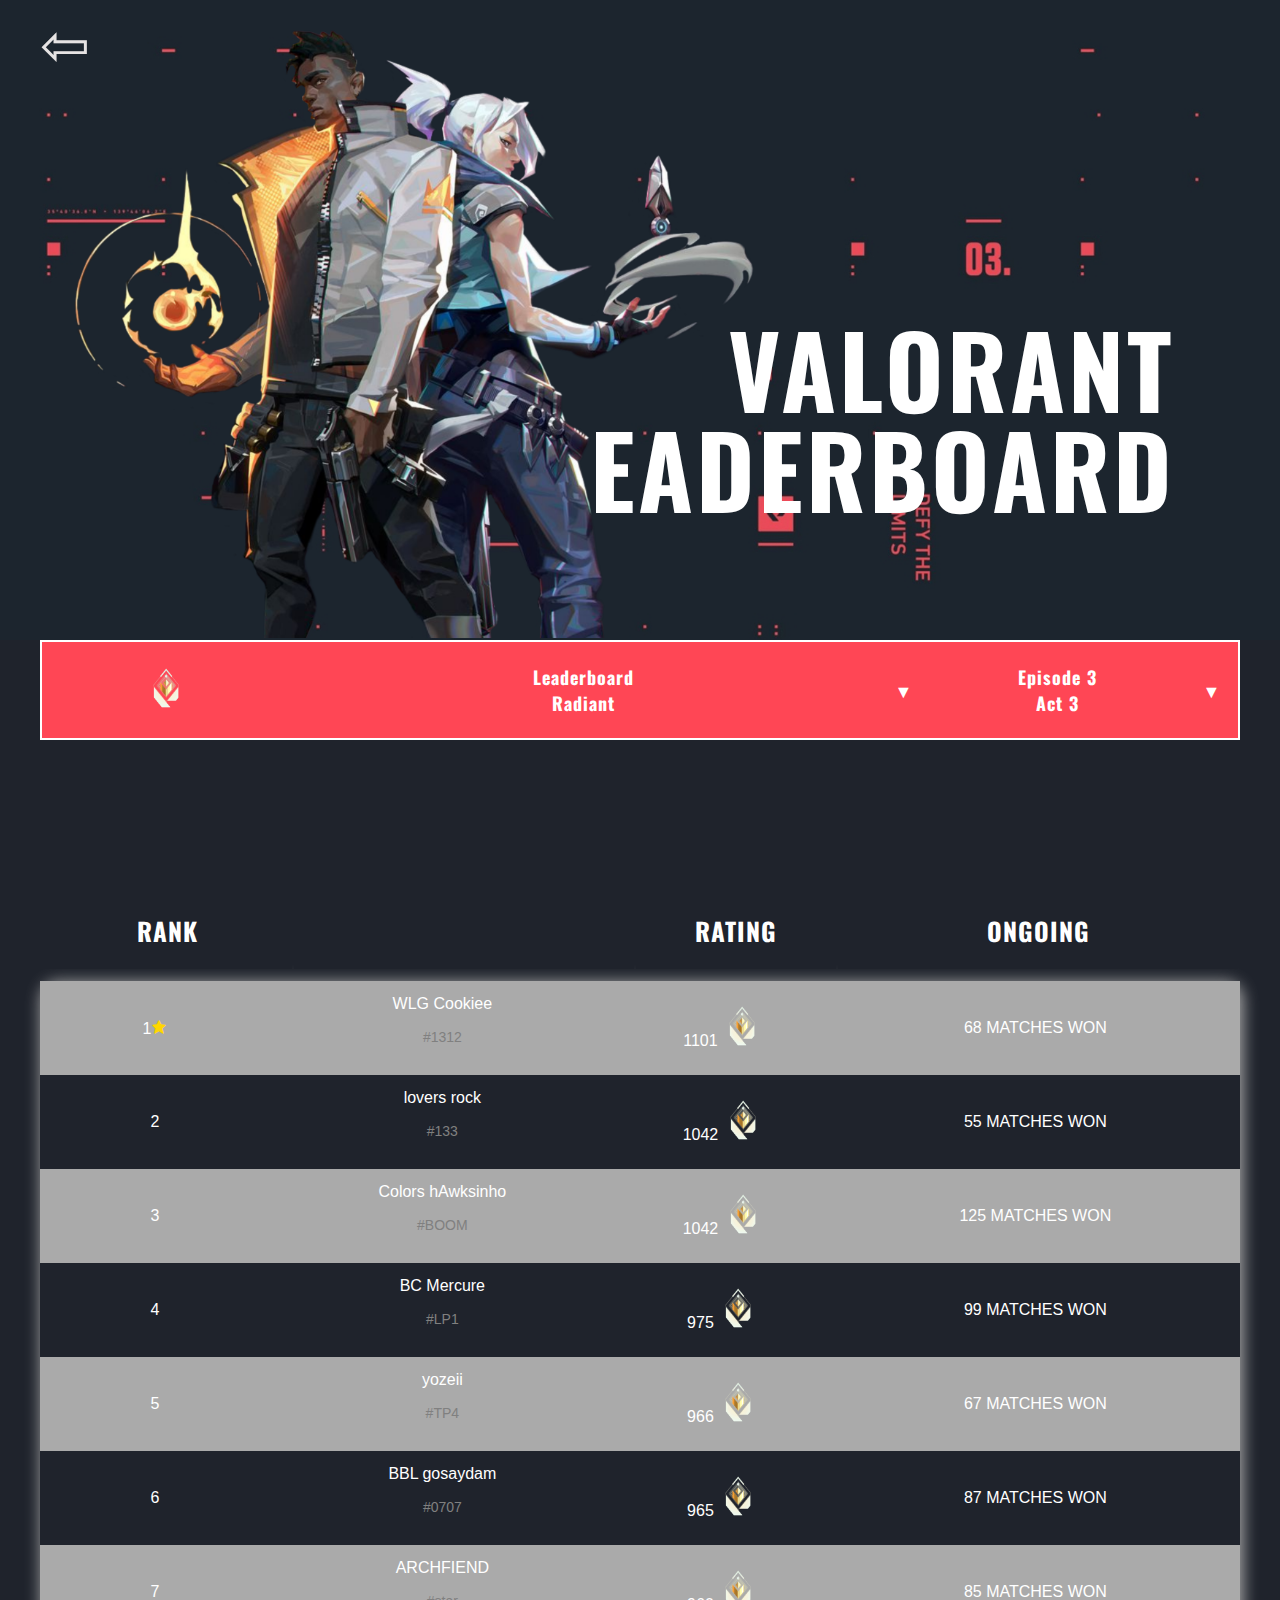
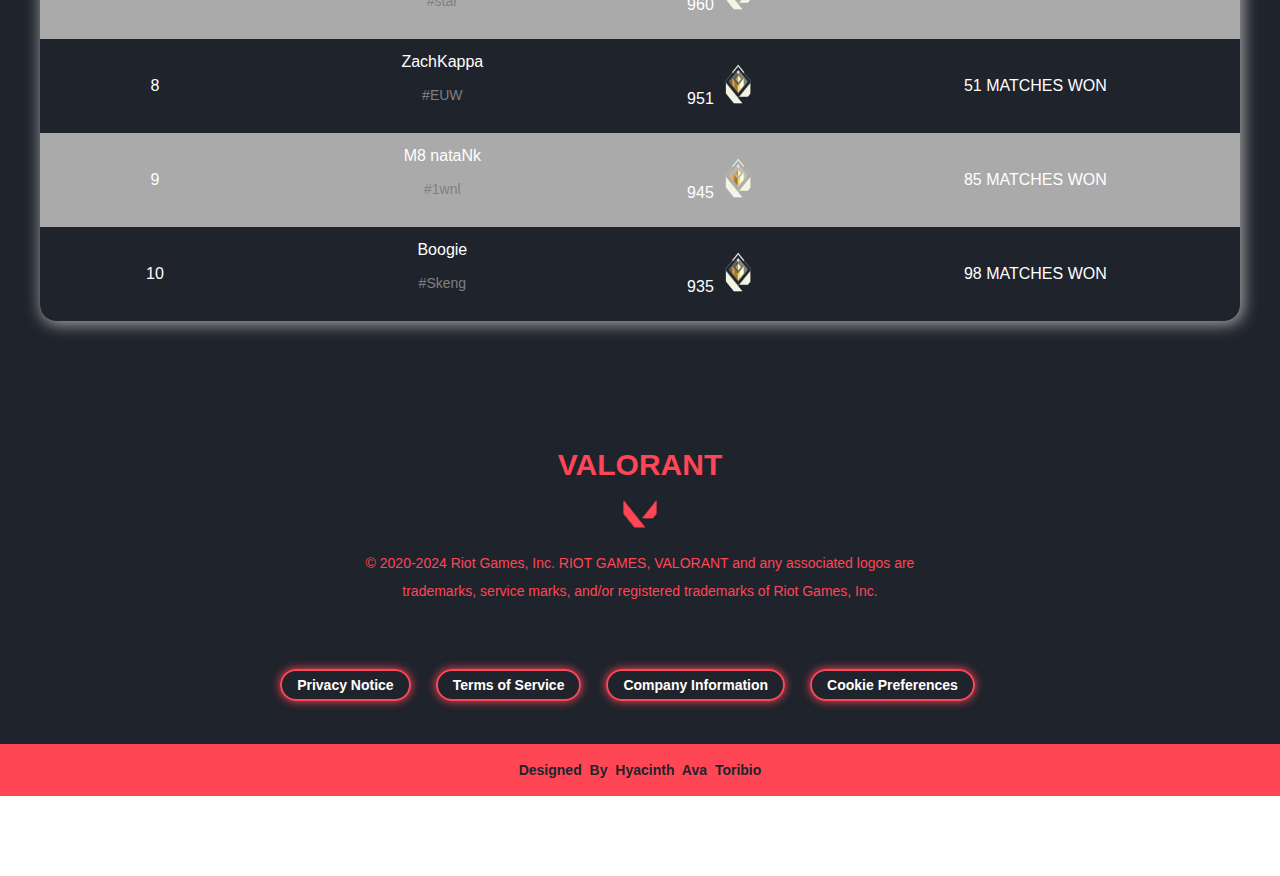
<file: leaderboard.html>
<!DOCTYPE html>
<html lang="en">
<head>
    <meta charset="UTF-8">
    <meta name="viewport" content="width=device-width, initial-scale=1.0">
    <title>Document</title>
    <link rel="stylesheet" href="https://cdn.jsdelivr.net/npm/boxicons@latest/css/boxicons.min.css">
    <link href="https://fonts.cdnfonts.com/css/noto-sans-devanagari" rel="stylesheet">
    <link rel="preconnect" href="https://fonts.googleapis.com">
    <link rel="preconnect" href="https://fonts.gstatic.com" crossorigin>
    <link href="https://fonts.googleapis.com/css2?family=Oswald:wght@200..700&display=swap" rel="stylesheet">
    <link rel="stylesheet" href="leaderboard.css">
</head>
<body>

<!-- Header -->
<header>
    <nav>
        <ul>
            <li><a href="index.html" style='font-size:60px'>&#8678;</a></li>
        </ul>
    </nav>
    <h1>VALORANT <br> LEADERBOARD</h1>
    <img src="pics/character.png" class="character">
</header>

<!-- Leaderboard columns -->
<div class="leaderboard_container">
        <table class="table_header">
            <tbody>
                <tr>
                    <th style="width: 95px;"><img src="pics/radiant_logo.png" class="radiant_logo"></th>
                    <th style="width: 230px;">Leaderboard <br> Radiant</th>
                    <th style="width: 10px;">&#9660;</th>
                    <th style="width: 100px;">Episode 3 <br> Act 3</th>
                    <th style="width: 10px;">&#9660;</th>
                </tr>
            </tbody>
        </table>
            
        <table class="table">
            <tbody>
                <tr style="background-color: #1f232c;">
                    <th style="width: 250px;">RANK</th>
                    <th></th>
                    <th style="width: 200px;">RATING</tH>
                    <tH style="width: 400px;">ONGOING</tH>
                </tr>
            </tbody>
        </table>

    <!-- Players rank list -->
    <div class="leaderboard">
        <table class="leaderboard_table">
            <tbody>
                <tr>
                    <td>1<i class="bx bxs-star" style="color: gold;"></i></td>
                    <td>WLG Cookiee<p style="color: gray;">#1312</p></td>
                    <td>1101 <img src="pics/radiant_logo.png" class="radiant_logo"></td>
                    <td>68 MATCHES WON</td>
                </tr>
                <tr>
                    <td>2</td>
                    <td>lovers rock<p style="color: gray;">#133</p></td>
                    <td>1042 <img src="pics/radiant_logo.png" class="radiant_logo"></td>
                    <td>55 MATCHES WON</td>
                </tr>
                <tr>
                    <td>3</td>
                    <td>Colors hAwksinho<p style="color: gray;">#BOOM</p></td>
                    <td>1042 <img src="pics/radiant_logo.png" class="radiant_logo"></td>
                    <td>125 MATCHES WON</td>
                </tr>
                <tr>
                    <td>4</td>
                    <td>BC Mercure<p style="color: gray;">#LP1</p></td>
                    <td>975 <img src="pics/radiant_logo.png" class="radiant_logo"></td>
                    <td>99 MATCHES WON</td>
                </tr>
                <tr>
                    <td>5</td>
                    <td>yozeii<p style="color: gray;">#TP4</p></td>
                    <td>966 <img src="pics/radiant_logo.png" class="radiant_logo"></td>
                    <td>67 MATCHES WON</td>
                </tr>
                <tr>
                    <td>6</td>
                    <td>BBL gosaydam<p style="color: gray;">#0707</p></td>
                    <td>965 <img src="pics/radiant_logo.png" class="radiant_logo"></td>
                    <td>87 MATCHES WON</td>
                </tr>
                <tr>
                    <td>7</td>
                    <td>ARCHFIEND<p style="color: gray;">#star</p></td>
                    <td>960 <img src="pics/radiant_logo.png" class="radiant_logo"></td>
                    <td>85 MATCHES WON</td>
                </tr>
                <tr>
                    <td>8</td>
                    <td>ZachKappa<p style="color: gray;">#EUW</p></td>
                    <td>951 <img src="pics/radiant_logo.png" class="radiant_logo"></td>
                    <td>51 MATCHES WON</td>
                </tr>
                <tr>
                    <td>9</td>
                    <td>M8 nataNk<p style="color: gray;">#1wnl</p></td>
                    <td>945 <img src="pics/radiant_logo.png" class="radiant_logo"></td>
                    <td>85 MATCHES WON</td>
                </tr>
                <tr>
                    <td>10</td>
                    <td>Boogie<p style="color: gray;">#Skeng</p></td>
                    <td>935 <img src="pics/radiant_logo.png" class="radiant_logo"></td>
                    <td>98 MATCHES WON</td>
                </tr>
            </tbody>
        </table>
    </div>

    <!-- Footer -->

<footer>
    <div class="footer_content">
        <h3>VALORANT</h3>
        <img src="pics/valorant_logo.webp">
        <p>&#169; 2020-2024 Riot Games, Inc. RIOT GAMES, VALORANT and any associated logos are 
            trademarks, service marks, and/or registered trademarks of Riot Games, Inc.</p>

        <!-- Icons -->
        <ul class="icon_container">
            <li><a href="" class="fa fa-twitter"></a></li>
            <li><a href="" class="fa fa-youtube"></a></li>
            <li><a href="" class="fa fa-instagram"></a></li>
            <li><a href="" class="fa fa-facebook"></a></li>
            <li><a href="" class="fa fa-twitch"></a></li>
        </ul>

        <!-- Footer Menu -->
        <div class="footer_menu_container">
            <ul class="footer_menu">
                <li><a href="">Privacy Notice</a></li>
                <li><a href="">Terms of Service</a></li>
                <li><a href="">Company Information</a></li>
                <li><a href="">Cookie Preferences</a></li>
            </ul>
        </div>
        <!-- Credit -->
        <div class="credit">
            <p>Designed by Hyacinth Ava Toribio</p>
        </div>
    </div>
</footer>
</div>

</body>
</html>
</file>
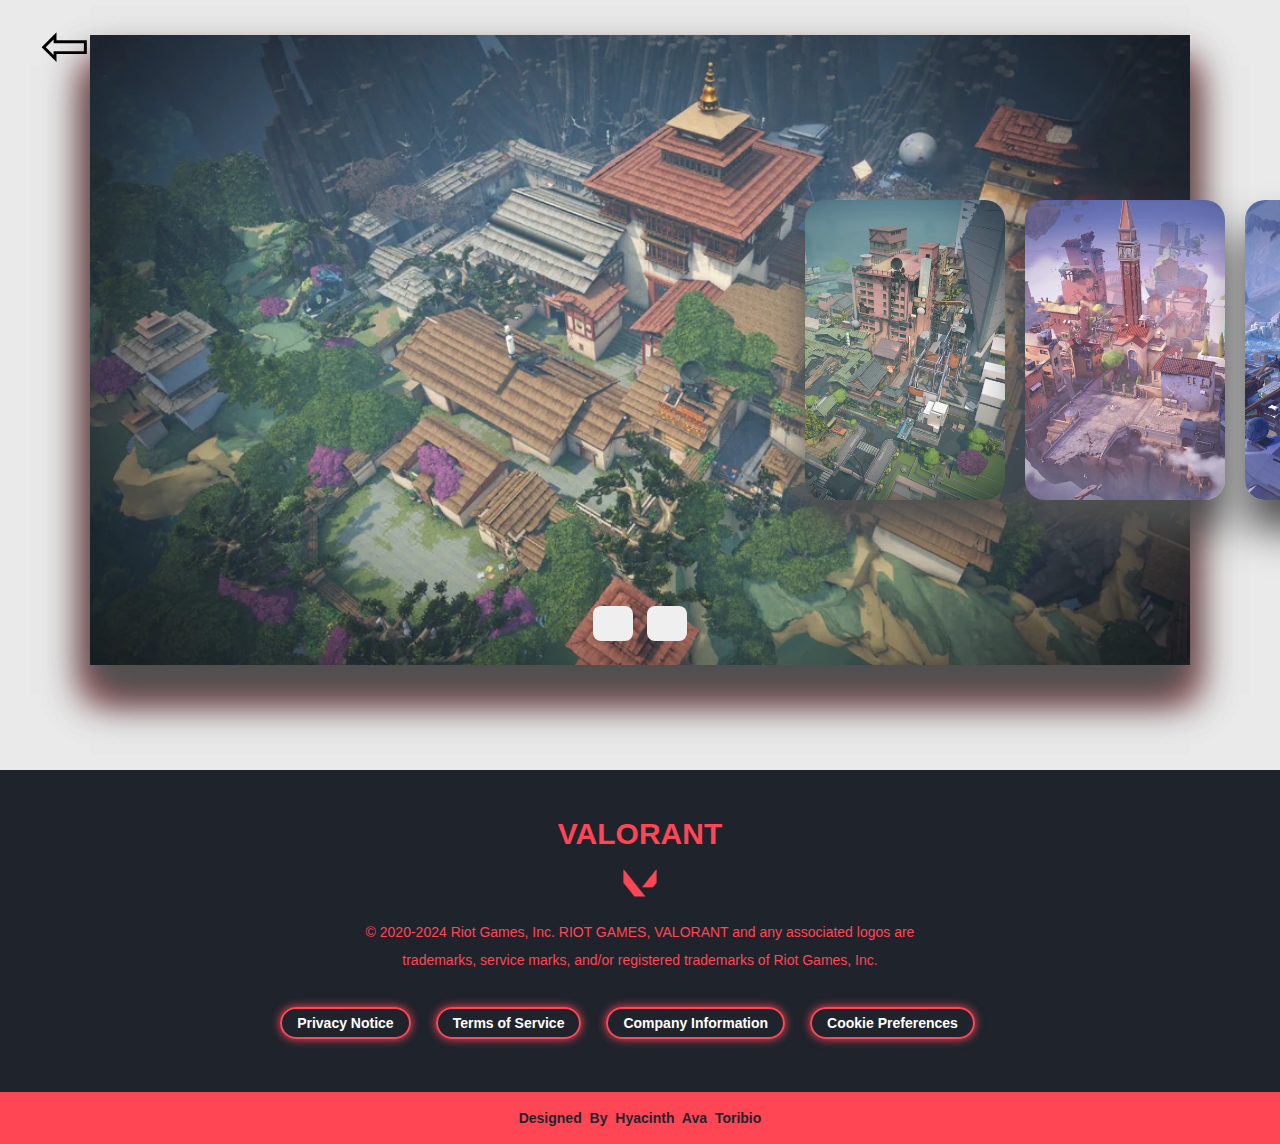
<file: maps.html>
<!DOCTYPE html>
<html lang="en">
<head>
    <meta charset="UTF-8">
    <meta name="viewport" content="width=device-width, initial-scale=1.0">
    <title>Document</title>
    <link href="https://fonts.cdnfonts.com/css/noto-sans-devanagari" rel="stylesheet">
    <link rel="preconnect" href="https://fonts.googleapis.com">
    <link rel="preconnect" href="https://fonts.gstatic.com" crossorigin>
    <link href="https://fonts.googleapis.com/css2?family=Oswald:wght@200..700&display=swap" rel="stylesheet">
    <link rel="stylesheet" href="maps.css">
</head>
<body>

<!-- Font -->
<link rel="stylesheet" href="https://cdnjs.cloudflare.com/ajax/libs/font-awesome/6.4.0/css/all.min.css" integrity="sha512-iecdLmaskl7CVkqkXNQ/ZH/XLlvWZOJyj7Yy7tcenmpD1ypASozpmT/E0iPtmFIB46ZmdtAc9eNBvH0H/ZpiBw==" crossorigin="anonymous" referrerpolicy="no-referrer" />

<header>
    <nav>
        <ul>
            <li><a href="index.html" style='font-size:60px; color: black;'>&#8678;</a></li>
        </ul>
    </nav>
</header>

<div class="container">
    <div class="slide">

        <!-- Map Items-->
        <div class="item" style="background-image: url(pics/map_Bind.webp);">
            <div class="content">
                <div class="name">Bind</div>
                <div class="des">Two sites. No middle. Gotta pick left or right. What's it going to be then? Both offer direct paths for attackers and a pair of one-way teleporters make it easier to flank.</div>
                <button>VIEW GALLERY</button>
            </div>
        </div>
        <div class="item" style="background-image: url(pics/map_Haven.webp);">
            <div class="content">
                <div class="name">Haven</div>
                <div class="des">Beneath a forgotten monastery, a clamour emerges from rival Agents clashing to control three sites. There's more territory to control, but defenders can use the extra real estate for aggressive pushes.</div>
                <button>VIEW GALLERY</button>
            </div>
        </div>
        <div class="item" style="background-image: url(pics/map_Split.webp);">
            <div class="content">
                <div class="name">Split</div>
                <div class="des">If you want to go far, you'll have to go up. A pair of sites split by an elevated center allows for rapid movement using two rope ascenders. Each site is built with a looming tower vital for control. Remember to watch above before it all blows sky-high</div>
                <button>VIEW GALLERY</button>
            </div>
        </div>
        <div class="item" style="background-image: url(pics/map_Ascent.webp);">
            <div class="content">
                <div class="name">Ascent</div>
                <div class="des">An open playground for small wars of position and attrition divide two sites on Ascent. Each site can be fortified by irreversible bomb doors; once they’re down, you’ll have to destroy them or find another way. Yield as little territory as possible.</div>
                <button>VIEW GALLERY</button>
            </div>
        </div>
        <div class="item" style="background-image: url(pics/map_Icebox.webp);">
            <div class="content">
                <div class="name">Icebox</div>
                <div class="des">Your next battleground is a secret Kingdom excavation site overtaken by the arctic. The two plant sites protected by snow and metal require some horizontal finesse. Take advantage of the ziplines and they’ll never see you coming.</div>
                <button>VIEW GALLERY</button>
            </div>
        </div>
        <div class="item" style="background-image: url(pics/map_Breeze.webp);">
            <div class="content">
                <div class="name">Breeze</div>
                <div class="des">Take in the sights of historic ruins or seaside caves on this tropical paradise. But bring some cover. You'll need them for the wide open spaces and long range engagements. Watch your flanks and this will be a Breeze.</div>
                <button>VIEW GALLERY</button>
            </div>
        </div>
        <div class="item" style="background-image: url(pics/map_Fracture.webp);">
            <div class="content">
                <div class="name">Fracture</div>
                <div class="des">A top secret research facility split apart by a failed radianite experiment. With defender options as divided as the map, the choice is yours: meet the attackers on their own turf or batten down the hatches to weather the assault.</div>
                <button>VIEW GALLERY</button>
            </div>
        </div>
        <div class="item" style="background-image: url(pics/map_Pearl.webp);">
            <div class="content">
                <div class="name">Pearl</div>
                <div class="des">Attackers push down into the Defenders on this two-site map set in a vibrant, underwater city. Pearl is a geo-driven map with no mechanics. Take the fight through a compact mid or the longer range wings in our first map set in Omega Earth.</div>
                <button>VIEW GALLERY</button>
            </div>
        </div>
        <div class="item" style="background-image: url(pics/map_Lotus.webp);">
            <div class="content">
                <div class="name">Lotus</div>
                <div class="des">A mysterious structure housing an astral conduit radiates with ancient power. Great stone doors provide a variety of movement opportunities and unlock the paths to three mysterious sites.</div>
                <button>VIEW GALLERY</button>
            </div>
        </div>
        <div class="item" style="background-image: url(pics/map_Sunset.webp);">
            <div class="content">
                <div class="name">Sunset</div>
                <div class="des">A disaster at a local kingdom facility threatens to engulf the whole neighborhood. Stop at your favorite food truck then fight across the city in this traditional three lane map.</div>
                <button>VIEW GALLERY</button>
            </div>
        </div>
    </div>

    <!-- Button -->
    <div class="button">
        <button class="prev"><i class="fa-solid fa-arrow-left"></i></button>
        <button class="next"><i class="fa-solid fa-arrow-right"></i></button>
    </div>
</div>

<!-- Footer -->

<footer>
    <div class="footer_content">
        <h3>VALORANT</h3>
        <img src="pics/valorant_logo.webp">
        <p>&#169; 2020-2024 Riot Games, Inc. RIOT GAMES, VALORANT and any associated logos are 
            trademarks, service marks, and/or registered trademarks of Riot Games, Inc.</p>

        <!-- Footer Menu -->
        <div class="footer_menu_container">
            <ul class="footer_menu">
                <li><a href="">Privacy Notice</a></li>
                <li><a href="">Terms of Service</a></li>
                <li><a href="">Company Information</a></li>
                <li><a href="">Cookie Preferences</a></li>
            </ul>
        </div>
        <!-- Credit -->
        <div class="credit">
            <p>Designed by Hyacinth Ava Toribio</p>
        </div>
    </div>
</footer>

<script src="maps.js"></script>

</body>
</html>
</file>
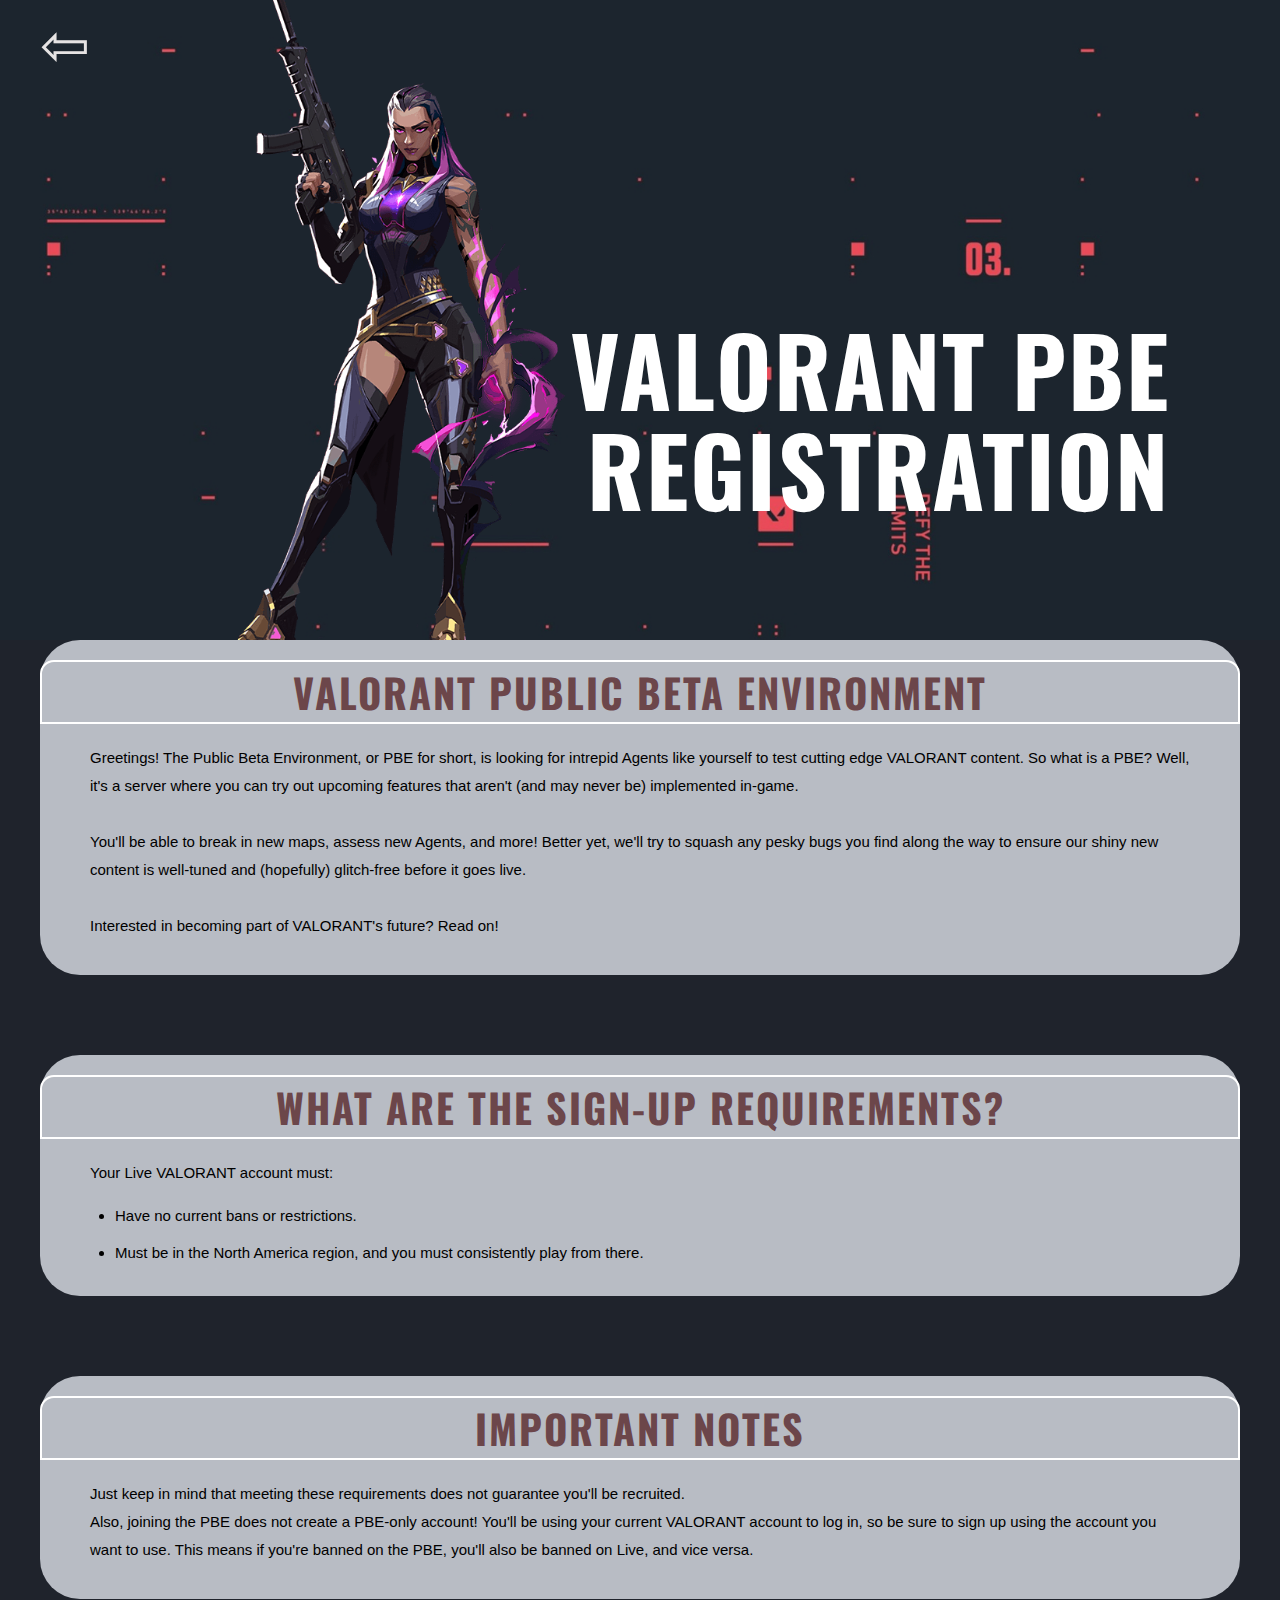
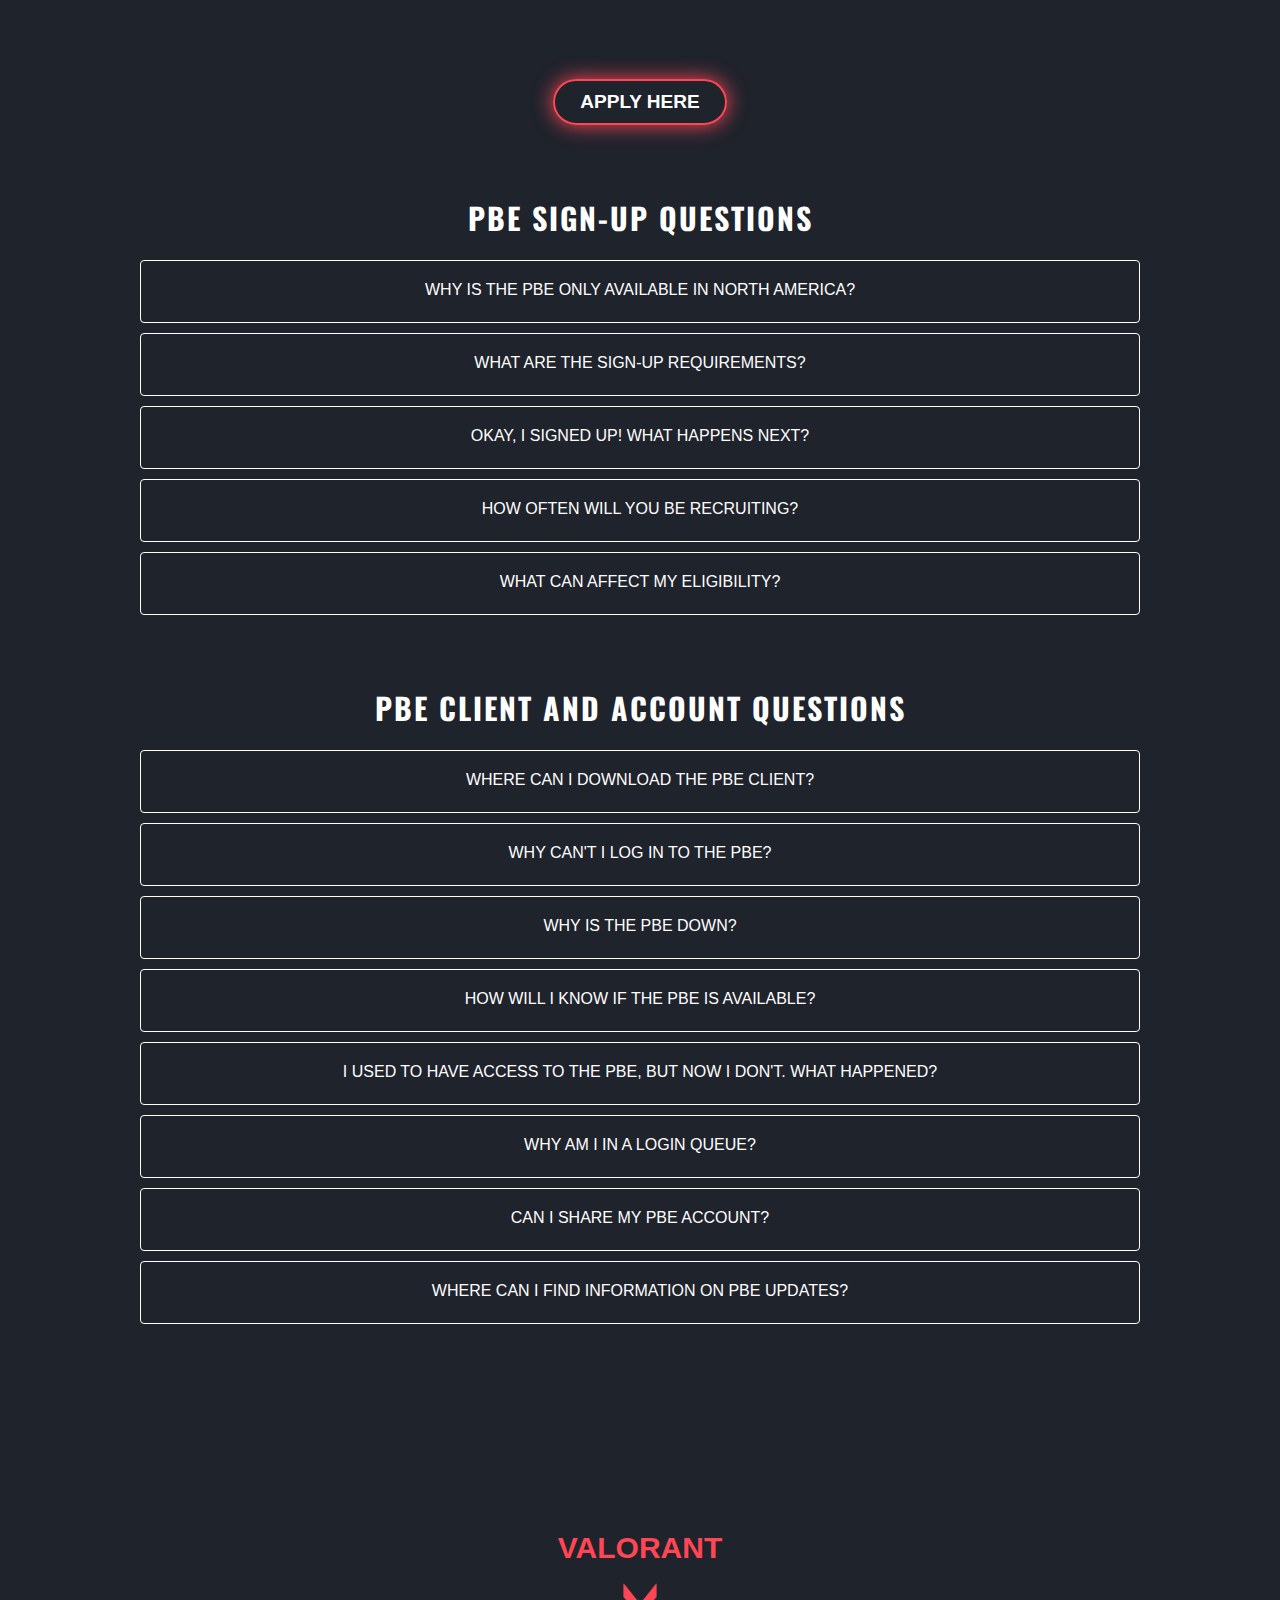
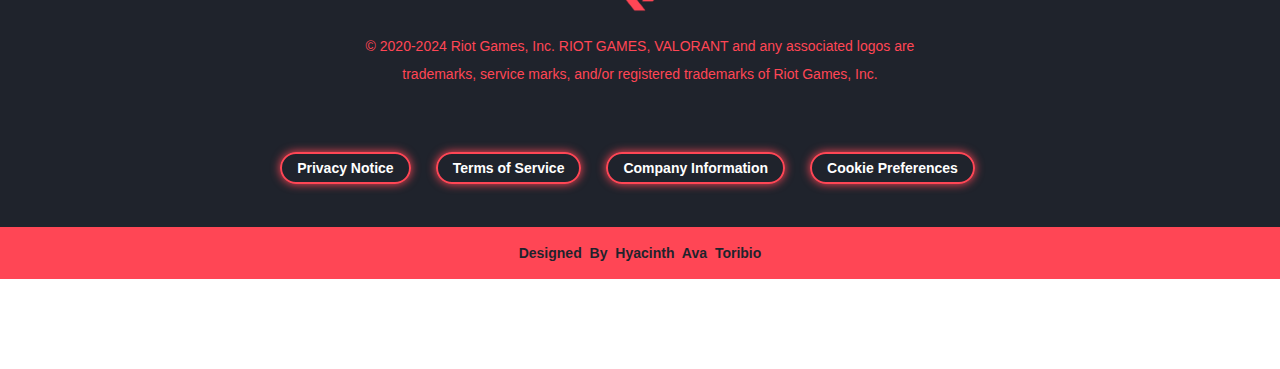
<file: more.html>
<!DOCTYPE html>
<html lang="en">
<head>
    <meta charset="UTF-8">
    <meta name="viewport" content="width=device-width, initial-scale=1.0">
    <title>Document</title>
    <link href="https://fonts.cdnfonts.com/css/noto-sans-devanagari" rel="stylesheet">
    <link rel="preconnect" href="https://fonts.googleapis.com">
    <link rel="preconnect" href="https://fonts.gstatic.com" crossorigin>
    <link href="https://fonts.googleapis.com/css2?family=Oswald:wght@200..700&display=swap" rel="stylesheet">
    <link rel="stylesheet" href="more.css">
</head>
<body>

<!-- Header -->
<header>
    <nav>
        <ul>
            <li><a href="index.html" style='font-size:60px'>&#8678;</a></li>
        </ul>
    </nav>
    <h1>VALORANT PBE <br> REGISTRATION</h1>
    <img src="pics/characters.png" class="character">
</header>

<!-- Pre Registration -->
<div class="container">
    <div class="text-container">
        <h2>VALORANT PUBLIC BETA ENVIRONMENT</h2>
        <p>Greetings! The Public Beta Environment, or PBE for short, is looking for intrepid Agents like 
            yourself to test cutting edge VALORANT content. So what is a PBE? Well, it's a server where 
            you can try out upcoming features that aren't (and may never be) implemented in-game.<br><br>
            You'll be able to break in new maps, assess new Agents, and more! Better yet, we'll try to 
            squash any pesky bugs you find along the way to ensure our shiny new content is well-tuned 
            and (hopefully) glitch-free before it goes live.<br><br> 
            Interested in becoming part of VALORANT's future? Read on!</p>
    </div>
    <div class="text-container">
        <h2>WHAT ARE THE SIGN-UP REQUIREMENTS?</h2>
        <p>Your Live VALORANT account must:</p>
        <ul>
            <li>Have no current bans or restrictions.</li>
            <li>Must be in the North America region, and you must consistently play from there. </li>
        </ul>
    </div>
    <div class="text-container">
        <h2>IMPORTANT NOTES</h2>
        <p>Just keep in mind that meeting these requirements does not guarantee you'll be recruited.<br>
            Also, joining the PBE does not create a PBE-only account! You'll be using your current VALORANT 
            account to log in, so be sure to sign up using the account you want to use. This means if you're 
            banned on the PBE, you'll also be banned on Live, and vice versa.</p>
    </div>
    <div class="btn">
        <a href="#">APPLY HERE</a>
    </div>

    <!-- Questions -->
    <div class="question-container">
        <div class="question-title">PBE SIGN-UP QUESTIONS</div>
        <div class="question-content">
            <details>
                <summary>
                    <span>WHY IS THE PBE ONLY AVAILABLE IN NORTH AMERICA?</span><br><br>
                </summary>
                <div class="answer">
                We want to be sure that any new features-even the ones we're testing-make the right 
                first impression. To that end, we decided to start our experiment in North America, 
                where most of our developers live. This lets us quickly react to feedback and efficiently 
                implement updates on a regular basis. With the location locked in, we considered what would 
                be best for players. As much as we wanted to open the doors to Agents from other regions, 
                the resulting latency would ruin their experience and make it difficult to gather good data about new content.<br><br>
                While there are other reasons (cost limitations, network logistics, etc.), we ultimately chose 
                the path that would provide the best experience to a limited group of players, so we could use 
                what we learned to benefit Agents around the world.
                </div>
            </details>
            <details>
                <summary>
                    <span>WHAT ARE THE SIGN-UP REQUIREMENTS?</span><br><br>
                </summary>
                <div class="answer">
                    • Have no current bans or restrictions.<br>
                    • Must be in the North America region, and you must consistently play from there.<br><br>
                    Just keep in mind that meeting these requirements does not guarantee you'll be recruited.<br><br>
                    Also, joining the PBE does not create a PBE-only account! You'll be using your current 
                    VALORANT account to log in, so be sure to sign up using the account you want to use. 
                    This means if you're banned on the PBE, you'll also be banned on Live, and vice versa.
                </div>
            </details>
            <details>
                <summary>
                    <span>OKAY, I SIGNED UP! WHAT HAPPENS NEXT?</span><br><br>
                </summary>
                <div class="answer">
                    You'll receive an email confirming that your application has been received. If your account 
                    meets the eligibility requirements, you'll be considered for recruitment. Remember-meeting 
                    the requirements doesn't guarantee you'll be recruited.<br><br>
                    Recruited Agents receive a second email confirming an invitation for recruitment, which will 
                    include further instructions on how to access the PBE.<br><br>
                    Didn't see an email? You can always check your status by attempting to log in to the PBE during its available hours.
                </div>
            </details>
            <details>
                <summary>
                    <span>HOW OFTEN WILL YOU BE RECRUITING?</span><br><br>
                </summary>
                <div class="answer">
                    We'll be recruiting for the PBE with each patch until we have a steady population, 
                    at which point recruitment may slow down.
                </div>
            </details>
            <details>
                <summary>
                    <span>WHAT CAN AFFECT MY ELIGIBILITY?</span><br><br>
                </summary>
                <div class="answer">
                    We'll occasionally be searching out Agents who fit specific criteria-like hardware, 
                    play frequency, or rank. In that case, selection won't be completely random. Other than that, 
                    as long as you meet the requirements stated above and sign up, you'll be in consideration!
                </div>
            </details>
        </div>
    </div>

    <div class="question-container">
        <div class="question-title">PBE CLIENT AND ACCOUNT QUESTIONS</div>
        <div class="question-content">
            <details>
                <summary>
                    <span>WHERE CAN I DOWNLOAD THE PBE CLIENT?</span><br><br>
                </summary>
                <div class="answer">
                    You can <u>download the PBE client here.</u> But just because you have it downloaded and installed, 
                    doesn't mean you'll be able to access the PBE-you'll still need an active account with a PBE invite to log in.
                </div>
            </details>
            <details>
                <summary>
                    <span>WHY CAN'T I LOG IN TO THE PBE?</span><br><br>
                </summary>
                <div class="answer">
                    If Platform is unavailable comes up when logging in to the PBE, that means the environment is offline or down for maintenance.<br><br>
                    If you see You are unable to patch due to lack of permissions, then you don't have the credentials to access the PBE.<br><br>
                    Forget your password? If I were human, I'd say "Happens to the best of us!". But my mind is a computational system realized 
                    by complex algorithms that prevents me from forgetting anything. So I'll just give you some advice-you can always use the 
                    forgotten password link to reset your password! Having a different problem? <u>Submit a ticket</u>, and we'll help you out!
                </div>
            </details>
            <details>
                <summary>
                    <span>WHY IS THE PBE DOWN?</span><br><br>
                </summary>
                <div class="answer">
                    You might be trying to access the server on a day it's unavailable. The PBE is only available one weekend per patch, 
                    which means every other weekend. You'll only be able to log in on days it's available.
                </div>
            </details>
            <details>
                <summary>
                    <span>HOW WILL I KNOW IF THE PBE IS AVAILABLE?</span><br><br>
                </summary>
                <div class="answer">
                    The PBE is only available one weekend per patch, which means every other weekend. But PBE availability isn't guaranteed with every patch!<br><br>
                    Want to keep your finger on the PBE's pulse? Check out the <u>subreddit</u> for a schedule. The best laid plans of simulated environments and 
                    Agents often go sideways, so there may be unexpected changes to availability along the way.<br><br>
                    If you see Platform is unavailable when you try to log in, the PBE is currently unavailable.
                </div>
            </details>
            <details>
                <summary>
                    <span>I USED TO HAVE ACCESS TO THE PBE, BUT NOW I DON'T. WHAT HAPPENED?</span><br><br>
                </summary>
                <div class="answer">
                    Seeing You are unable to patch due to lack of permissions when logging in? A couple of things could be going on. Your access may have been 
                    revoked for bad behavior. Or... that you simply haven't logged in to the PBE in a very long time and you'll need to reapply.
                </div>
            </details>
            <details>
                <summary>
                    <span>WHY AM I IN A LOGIN QUEUE?</span><br><br>
                </summary>
                <div class="answer">
                    Agents are often excited to see what's new in the PBE, so when new content is released, we may have more recruits than we know what to do with. 
                    To handle this influx of interest, you may be placed in a queue before you can enter the PBE.
                </div>
            </details>
            <details>
                <summary>
                    <span>CAN I SHARE MY PBE ACCOUNT?</span><br><br>
                </summary>
                <div class="answer">
                    That's a negatory, good buddy. Each Agent must maintain their own account. Remember- your PBE account is the same as your Live account. 
                    Sharing it could get you permanently suspended (and nobody wants that!).
                </div>
            </details>
            <details>
                <summary>
                    <span>WHERE CAN I FIND INFORMATION ON PBE UPDATES?</span><br><br>
                </summary>
                <div class="answer">
                    A limited summary of changes and new features will be posted on the <u>VALORANT PBE Subreddit.</u>
                </div>
            </details>
        </div>
        </div>
    </div>

    <!-- Footer -->

    <footer>
    <div class="footer_content">
        <h3>VALORANT</h3>
        <img src="pics/valorant_logo.webp">
        <p>&#169; 2020-2024 Riot Games, Inc. RIOT GAMES, VALORANT and any associated logos are 
            trademarks, service marks, and/or registered trademarks of Riot Games, Inc.</p>

        <!-- Icons -->
        <ul class="icon_container">
            <li><a href="" class="fa fa-twitter"></a></li>
            <li><a href="" class="fa fa-youtube"></a></li>
            <li><a href="" class="fa fa-instagram"></a></li>
            <li><a href="" class="fa fa-facebook"></a></li>
            <li><a href="" class="fa fa-twitch"></a></li>
        </ul>

        <!-- Footer Menu -->
        <div class="footer_menu_container">
            <ul class="footer_menu">
                <li><a href="">Privacy Notice</a></li>
                <li><a href="">Terms of Service</a></li>
                <li><a href="">Company Information</a></li>
                <li><a href="">Cookie Preferences</a></li>
            </ul>
        </div>
        <!-- Credit -->
        <div class="credit">
            <p>Designed by Hyacinth Ava Toribio</p>
        </div>
    </div>
    </footer>
</div>

</body>
</html>
</file>
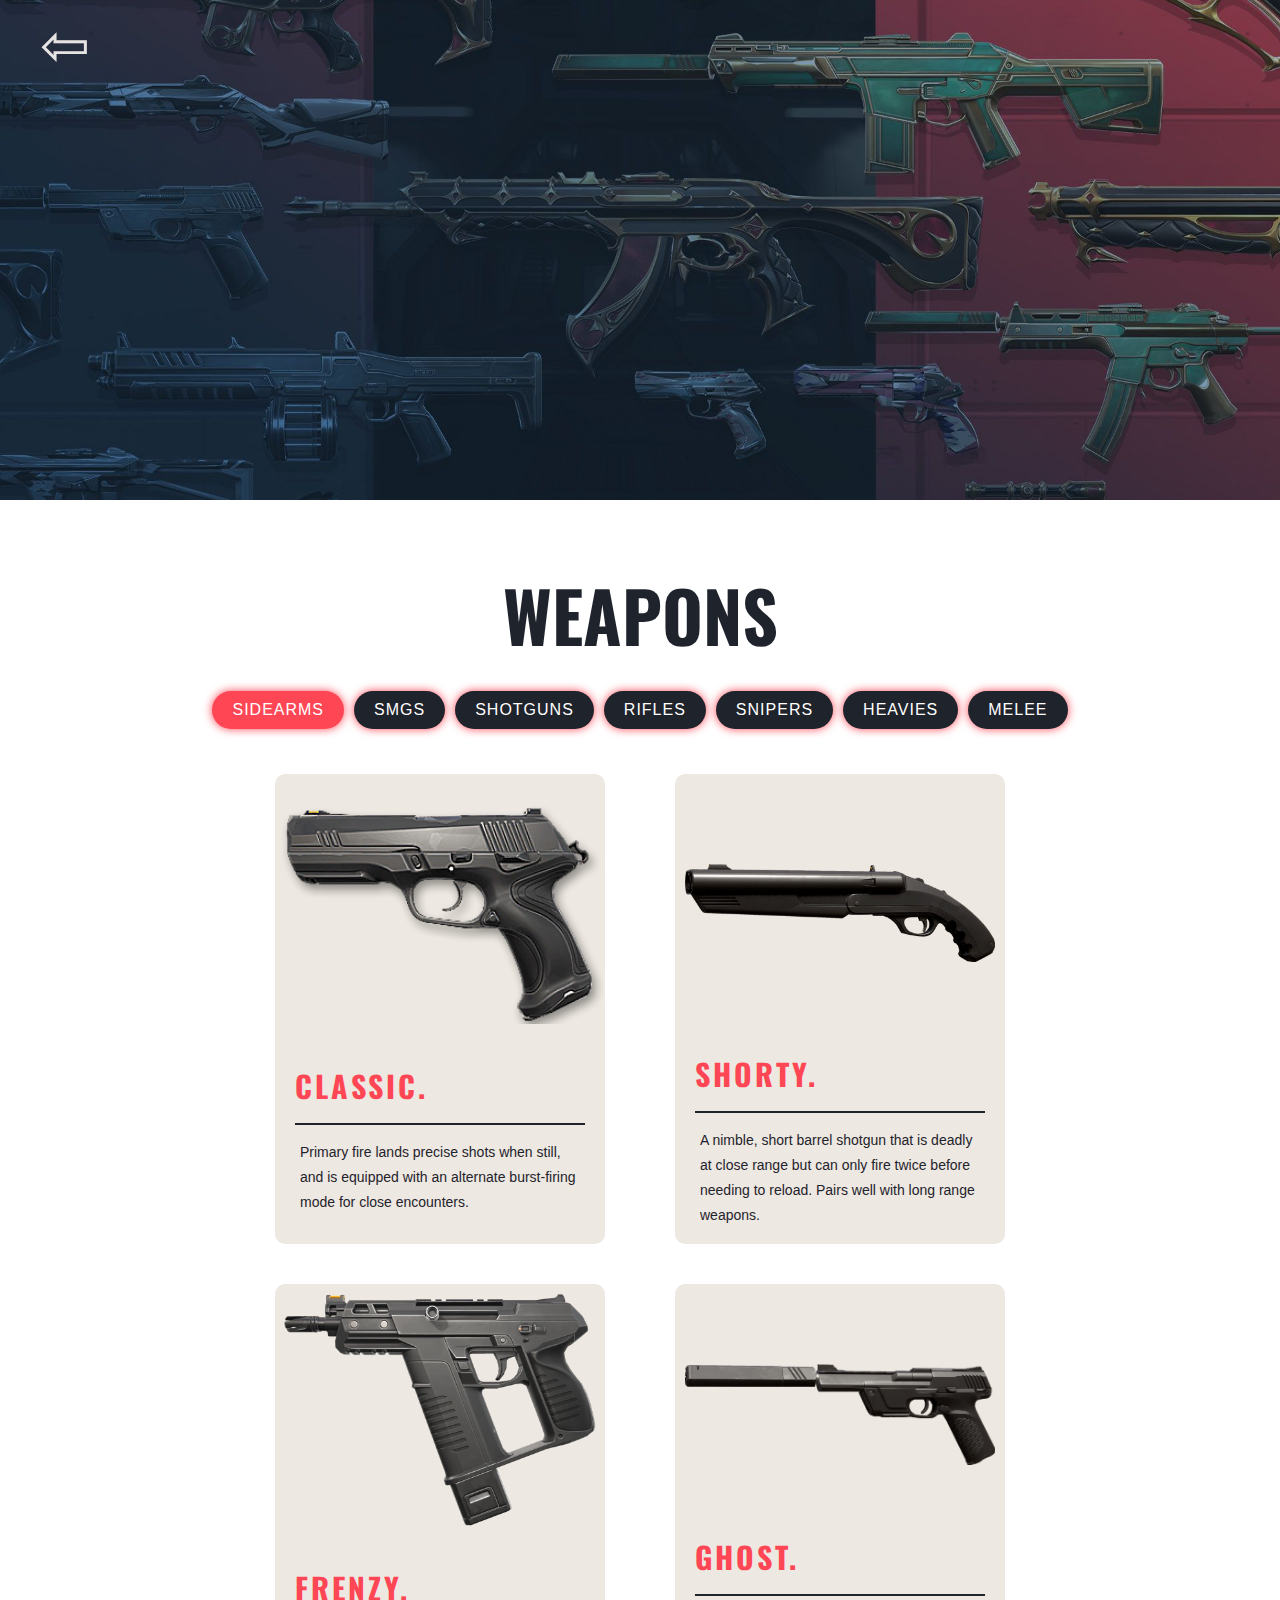
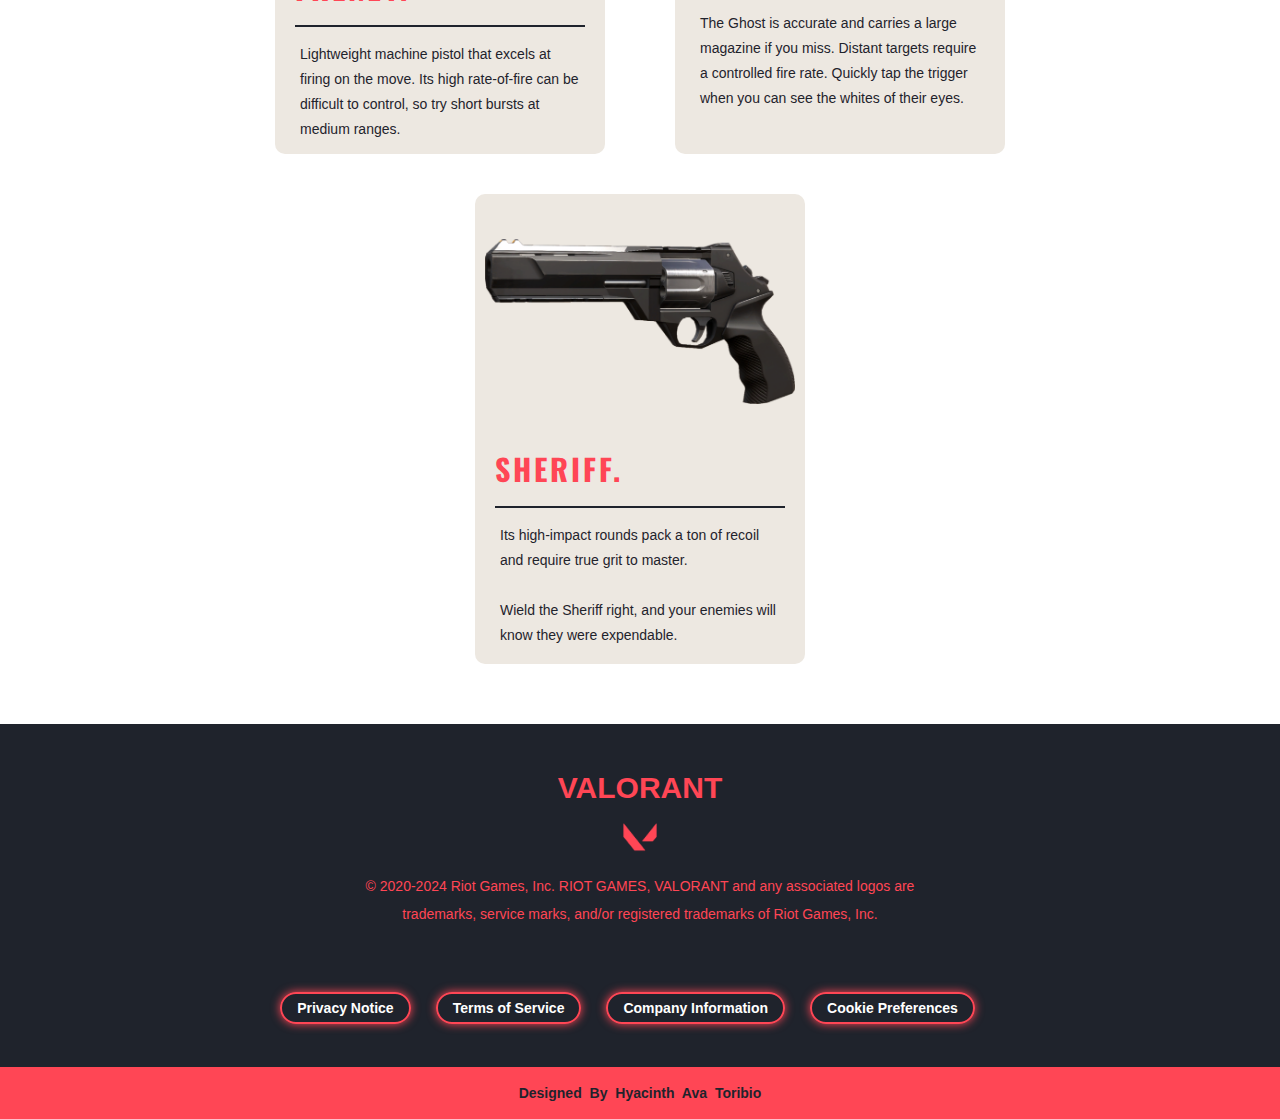
<file: weapons.html>
<!DOCTYPE html>
<html lang="en">
<head>
    <meta charset="UTF-8">
    <meta name="viewport" content="width=device-width, initial-scale=1.0">
    <title>Document</title>
    <link href="https://fonts.cdnfonts.com/css/noto-sans-devanagari" rel="stylesheet">
    <link rel="preconnect" href="https://fonts.googleapis.com">
    <link rel="preconnect" href="https://fonts.gstatic.com" crossorigin>
    <link href="https://fonts.googleapis.com/css2?family=Oswald:wght@200..700&display=swap" rel="stylesheet">
    <link rel="stylesheet" href="weapons.css">
</head>
<body>
    
<!-- Navigation Bar -->

<header class="weapon-background">
    <img src="pics/weapon-background.jpeg">
    <nav>
        <ul>
            <li><a href="index.html" style='font-size:60px'>&#8678;</a></li>
        </ul>
    </nav>
</header>

<div class="weapon-container">
    <h2>WEAPONS</h2>
    <ul>
        <li class="list active" data-filter="Sidearms">Sidearms</li>
        <li class="list" data-filter="SMGS">SMGS</li>
        <li class="list" data-filter="Shotguns">Shotguns</li>
        <li class="list" data-filter="Rifles">Rifles</li>
        <li class="list" data-filter="Snipers">Snipers</li>
        <li class="list" data-filter="Heavies">Heavies</li>
        <li class="list" data-filter="Melee">Melee</li>
    </ul>
    <div class="cardBx">
        <!-- Sidearms -->
        <div class="card active" data-item="Sidearms">
            <img src="pics/sidearms-classic.png">
            <div class="content">
                <h4>CLASSIC.</h4>
                <div class="info">
                    <p>Primary fire lands precise shots when still, and is equipped with an alternate burst-firing mode for close encounters.</p>
                </div>
            </div>
        </div>
        <div class="card active" data-item="Sidearms">
            <img src="pics/sidearms-shorty.png" style="height: auto; padding: 90px 10px 50px 10px;">
            <div class="content">
                <h4>SHORTY.</h4>
                <div class="info">
                    <p>A nimble, short barrel shotgun that is deadly at close range but can only fire twice before needing to reload. Pairs well with long range weapons.</p>
                </div>
            </div>
        </div>
        <div class="card active" data-item="Sidearms">
            <img src="pics/frenzy.webp" style="height: auto; padding: 10px 0px 0px 0px;">
            <div class="content">
                <h4>FRENZY.</h4>
                <div class="info">
                    <p>Lightweight machine pistol that excels at firing on the move. Its high rate-of-fire can be difficult to control, so try short bursts at medium ranges.</p>
                </div>
            </div>
        </div>
        <div class="card active" data-item="Sidearms">
            <img src="pics/ghost.png" style="height: auto; padding: 80px 10px 30px 10px;">
            <div class="content">
                <h4>GHOST.</h4>
                <div class="info">
                    <p>The Ghost is accurate and carries a large magazine if you miss. Distant targets require a controlled fire rate. Quickly tap the trigger when you can see the whites of their eyes.</p>
                </div>
            </div>
        </div>
        <div class="card active" data-item="Sidearms">
            <img src="pics/sheriff.png" style="height: auto; padding: 45px 10px 3px 10px;">
            <div class="content">
                <h4>SHERIFF.</h4>
                <div class="info">
                    <p>Its high-impact rounds pack a ton of recoil and require true grit to master.<br><br>
                        Wield the Sheriff right, and your enemies will know they were expendable.</p>
                </div>
            </div>
        </div>

        <!-- SMGS -->
        <div class="card hide" data-item="SMGS">
            <img src="pics/stinger.png" style="height: auto; padding: 25px 10px 3px 10px;">
            <div class="content">
                <h4>STINGER.</h4>
                <div class="info">
                    <p>This SMG is more potent at medium to long range than its counterparts, but at the cost of firing rate and mobility.<br><br>
                        The 20-round mag gets wasted in recoil-filled sprays, but lands lethal blows at medium distances with ADS and controlled fire.</p>
                </div>
            </div>
        </div>
        <div class="card hide" data-item="SMGS">
            <img src="pics/spectre.png" style="height: auto; padding: 25px 10px 3px 10px;">
            <div class="content">
                <h4>SPECTRE.</h4>
                <div class="info">
                    <p>A jack-of-all-trades weapon with a great balance of damage, fire rate, and accuracy—at both short and mid range.<br><br>
                        It haunts the corners of every map and requires only steady aim to drop foes at long distance.</p>
                </div>
            </div>
        </div>

        <!-- Shotguns -->
        <div class="card hide" data-item="Shotguns">
            <img src="pics/bucky.png" style="height: auto; padding: 55px 10px 20px 10px;">
            <div class="content">
                <h4>BUCKY.</h4>
                <div class="info">
                    <p>Heavy but stable, Bucky's primary fire is for holding tight corners or charging close quarters. Alternate fire strikes targets at medium range.</p>
                </div>
            </div>
        </div>
        <div class="card hide" data-item="Shotguns">
            <img src="pics/judge.png" style="height: auto; padding: 60px 10px 20px 10px;">
            <div class="content">
                <h4>JUDGE.</h4>
                <div class="info">
                    <p>The Judge is stable at the stand but volatile when fired rapidly.<br><br>
                        Primary fire hammers short range targets and you'll need to be steady to nail anything beyond an arm's-length.</p>
                </div>
            </div>
        </div>

        <!-- Rifles -->
        <div class="card hide" data-item="Rifles">
            <img src="pics/bulldog.png" style="height: auto; padding: 65px 10px 25px 10px;">
            <div class="content">
                <h4>BULLDOG.</h4>
                <div class="info">
                    <p>A surefire beast when you can pick your shots. Alt. fire lets you ADS and spew accurate, short bursts at anyone who tries you from medium to long-range.</p>
                </div>
            </div>
        </div>
        <div class="card hide" data-item="Rifles">
            <img src="pics/guardian.png" style="height: auto; padding: 55px 10px 20px 10px;">
            <div class="content">
                <h4>GUARDIAN.</h4>
                <div class="info">
                    <p>The designated marksman rifle. Heavier and less mobile relative to other rifles but precise and powerful. Headhunt when enemies appear at medium to long distances.</p>
                </div>
            </div>
        </div>
        <div class="card hide" data-item="Rifles">
            <img src="pics/phantom.png" style="height: auto; padding: 55px 10px 20px 10px;">
            <div class="content">
                <h4>PHANTOM.</h4>
                <div class="info">
                    <p>Go full auto for anyone who tests you up close and short controlled bursts scramble enemies from anywhere. Best when fired while stationary.</p>
                </div>
            </div>
        </div>
        <div class="card hide" data-item="Rifles">
            <img src="pics/vandal.webp" style="height: auto; padding: 65px 10px 25px 10px;">
            <div class="content">
                <h4>VANDAL.</h4>
                <div class="info">
                    <p>The Vandal retains high damage over distance and rewards those who focus single shots at a target’s head. Extended fire results in less stability, however.</p>
                </div>
            </div>
        </div>

        <!-- Snipers -->
        <div class="card hide" data-item="Snipers">
            <img src="pics/marshal.png" style="height: auto; padding: 65px 10px 25px 10px;">
            <div class="content">
                <h4>MARSHAL.</h4>
                <div class="info">
                    <p>A nimble lever-action sniper rifle with a single zoom that can keep bullish enemies at bay. A slow rate of fire means you have to either hit the mark or leave yourself open to attacks.</p>
                </div>
            </div>
        </div>
        <div class="card hide" data-item="Snipers">
            <img src="pics/operator.png" style="height: auto; padding: 65px 10px 25px 10px;">
            <div class="content">
                <h4>OPERATOR.</h4>
                <div class="info">
                    <p>A fierce bolt-action sniper rifle with high-powered dual zoom. Extremely immobile but fires an incredibly powerful round that can devastate a team with one shot.</p>
                </div>
            </div>
        </div>
        <div class="card hide" data-item="Snipers">
            <img src="pics/outlaw.png" style="height: auto; padding: 65px 10px 25px 10px;">
            <div class="content">
                <h4>OUTLAW.</h4>
                <div class="info">
                    <p>A highly-lethal, mid-range Sniper rifle that can fire two shots before scoping out. The long reload time can put you in a pinch, so pick your shots carefully.</p>
                </div>
            </div>
        </div>

        <!-- Heavies -->
        <div class="card hide" data-item="Heavies">
            <img src="pics/ares.png" style="height: auto; padding: 70px 10px 25px 10px;">
            <div class="content">
                <h4>ARES.</h4>
                <div class="info">
                    <p>The Ares' large magazine means it excels at suppressive fire or dealing heavy damage to clustered groups.</p>
                </div>
            </div>
        </div>
        <div class="card hide" data-item="Heavies">
            <img src="pics/odin.png" style="height: auto; padding: 90px 10px 35px 10px;">
            <div class="content">
                <h4>ODIN.</h4>
                <div class="info">
                    <p>Suppressive, high damage fire with surprising stability. Spray enemies at short range and use alt. fire to make yourself a living turret.</p>
                </div>
            </div>
        </div>

        <!-- Melee -->
        <div class="card hide" data-item="Melee">
            <img src="pics/knife.png" style="height: auto; padding: 90px 10px 35px 10px;">
            <div class="content">
                <h4>TACTICAL KNIFE.</h4>
                <div class="info">
                    <p>When in doubt or out of bullets, hit them with this. Lets you run fast, destroy objects faster, or one-shot enemies in the back with alt. fire.</p>
                </div>
            </div>
        </div>

    </div>
</div>

<!-- Footer -->

<footer>
    <div class="footer_content">
        <h3>VALORANT</h3>
        <img src="pics/valorant_logo.webp">
        <p>&#169; 2020-2024 Riot Games, Inc. RIOT GAMES, VALORANT and any associated logos are 
            trademarks, service marks, and/or registered trademarks of Riot Games, Inc.</p>

        <!-- Icons -->
        <ul class="icon_container">
            <li><a href="" class="fa fa-twitter"></a></li>
            <li><a href="" class="fa fa-youtube"></a></li>
            <li><a href="" class="fa fa-instagram"></a></li>
            <li><a href="" class="fa fa-facebook"></a></li>
            <li><a href="" class="fa fa-twitch"></a></li>
        </ul>

        <!-- Footer Menu -->
        <div class="footer_menu_container">
            <ul class="footer_menu">
                <li><a href="">Privacy Notice</a></li>
                <li><a href="">Terms of Service</a></li>
                <li><a href="">Company Information</a></li>
                <li><a href="">Cookie Preferences</a></li>
            </ul>
        </div>
        <!-- Credit -->
        <div class="credit">
            <p>Designed by Hyacinth Ava Toribio</p>
        </div>
    </div>
</footer>

<script src="weapons.js"></script>

</body>
</html>
</file>
<file: leaderboard.css>
*{margin: 0;
padding: 0;
box-sizing: border-box;
color: white;
font-family: 'Noto Sans Devanagari', sans-serif;
}

header{
    background-image: url(pics/starting_pic.jpeg);
    text-transform: uppercase;
    height: 640px;
    background-size: cover;
    background-position: center;
    background-repeat: no-repeat;
    position: relative;
}

header a{
    position: absolute;
    top: 10px;
    left: 40px;
    color: white;
    text-decoration: none;
    z-index: 10;
}

header a:hover{
    color: #FF4655;
}

h1{
    font-size: 100px;
    line-height: 100px;
    position: relative;
    text-align: right;
    padding-right: 105px;
    top: 300px;   
    font-family: "Oswald", sans-serif;    
    letter-spacing: 3px;                                       
}

.starting_pic{
    height: 400px;
    position: relative;
    bottom: 0;
    right: 16px;
}

.character{
    height: 730px;
    top: -310px;
    left: 50px;
    position: relative;
}

/* leaderboard */

.leaderboard_container{
    background-color: #1f232c;
    justify-content: center;
    position: relative;
    top: -80px;
}

.table_header{
    background-color: #FF4655;
    margin: 80px auto;
    max-width: 1200px;
    width: 100%;
    border: 2px solid ;
}

.leaderboard_headers{
    padding: 90px 96px 8px;
}

.leaderboard{
    max-width: 1200px;
    height: auto;
    margin: 80px auto;
    border-radius: 16px;
    box-shadow: 2px 2px 16px 1px #aaa;
    background-color: #FF4655;
    font-family: sans-serif;
    text-align: center;
}

.radiant_logo{
    height: 40px;
}

.table{
    max-width: 1200px;
    width: 100%;
    margin: 80px auto;
    font-family: sans-serif;
    text-align: center;
    bottom: -70px;
    position: relative;
}

.table th{
    font-size: 25px;
}

.leaderboard_table{
    background-color: #aaa;
    width: 100%;
    border-collapse: collapse;
    border-bottom-left-radius: 16px;
    border-bottom-right-radius: 16px;
    overflow: hidden;
}

tbody .nick{
    font-weight: bold;
    font-size: 14px;
}

tbody tr:nth-child(2n){
    background-color: #1f232c;
}

th{
    padding: 20px 0px 20px 0px;
    font-family: "Oswald", sans-serif;   
    letter-spacing: 1px;
    font-size: 18px;
}

td{
    padding: 14px 0px 14px 0px;
}

.leaderboard_table td:nth-child(1) {
    width: 230px;
}

/* Footer */

footer{
    left: 0;
    right: 0;
    bottom: 0;
    background-color: #1f232c;
    height: auto;
    position: relative;
    padding-top: 40px;
    width: 100%;
    color: #FF4655;
}

.footer_content{
    display: flex;
    align-items: center;
    justify-content: center;
    flex-direction: column;
    text-align: center;
}

footer img{
    width: 50px;
}

h3{
    font-size: 30px;
    font-weight: 500;
    line-height: 48px;
    font-weight: bold;
    color: #FF4655;
    font-family: 'VALORANT', sans-serif;
}

p{
    max-width: 600px;
    margin: 10px auto;
    line-height: 28px;
    font-size: 14px;
    color: #FF4655;
}

.icon_container{
    list-style: none;
    display: flex;
    margin: 16px 0 45px 0;
}

.icon_container li{
    margin: 0 20px;
    font-size: 20px;
}

li a{
    text-decoration: none;
    color: #e6e3e3;
}

.footer_menu_container{
    margin-bottom: 20px;
}

.footer_menu_container ul{
    display: flex;
}

.footer_menu_container ul li{
    padding-right: 25px;
    padding-bottom: 30px;
    display: block;
}

.footer_menu_container ul li a{
    text-decoration: none;
    color: white;
    font-size: 14px;
    font-weight: 600;
    border: 2px solid #FF4655;
    padding: 6px 15px;
    border-radius: 25px;
    box-shadow: 0 0 10px #FF4655;
}

.footer_menu_container a:hover{
    background: #FF4655;
}

.credit{
    background-color: #FF4655;
    width: 100%;
    padding: 2px;
    text-align: center;
    color: #1f232c;
    text-align: center;
}

.credit p{
    text-transform: capitalize;
    font-size: 14px;
    word-spacing: 4px;
    font-weight: bold;
    color: #1f232c;
}
</file>
<file: maps.css>
*{
    margin: 0;
    padding: 0;
    box-sizing: border-box;
    font-family: 'Noto Sans Devanagari', sans-serif;
}

body{
    background: #eaeaea;
    overflow-y: auto;
    overflow-x: hidden;
}

header a{
    position: relative;
    top: 10px;
    left: 40px;
    text-decoration: none;
    z-index: 10;
}

header a:hover{
    color: #FF4655;
}

header img{
    width: 100%;
}

.container{
    position: relative;
    top: 280px;
    left: 50%;
    transform: translate(-50%, -50%);
    width: 1100px;
    height: 630px;
    background: #f5f5f5;
    box-shadow: 0 30px 30px #FF4655;
}

.container .slide .item{
    width: 200px;
    height: 300px;
    position: absolute;
    top: 50%;
    transform: translate(0, -50%);
    border-radius: 20px;
    box-shadow: 0 30px 40px #505050;
    background-position: 50% 50%;
    background-size: cover;
    display: inline-block;
    transition: 0.5s;
}

.slide .item:nth-child(1),
.slide .item:nth-child(2){
    top: 0;
    left: 0;
    transform: translate(0, 0);
    border-radius: 0;
    width: 100%;
    height: 100%;
}

.slide .item:nth-child(3){
    left: 65%;
}
.slide .item:nth-child(4){
    left: calc(65% + 220px);
}
.slide .item:nth-child(5){
    left: calc(65% + 440px);
}

.slide .item:nth-child(n + 6){
    left: calc(50% + 660px);
    opacity: 0;
}

.item .content{
    position: absolute;
    top: 50%;
    left: 100px;
    width: 300px;
    text-align: left;
    color: #ffffff;
    transform: translate(0, -50%);
    font-family: system-ui;
    display: none;
}

.slide .item:nth-child(2) .content{
    display: block;
}

.content .name{
    font-size: 50px;
    text-transform: uppercase;
    font-weight: bold;
    opacity: 0;
    animation: animate 1s ease-in-out 1 forwards;
    font-family: "Oswald", sans-serif;  
    letter-spacing: 2px;
}

.content .des{
    margin-top: 10px;
    margin-bottom: 20px;
    opacity: 0;
    animation: animate 1s ease-in-out 0.3s 1 forwards;
}

.content button{
    padding: 10px 20px;
    border-radius: 20px;
    border: none;
    cursor: pointer;
    opacity: 0;
    animation: animate 1s ease-in-out 0.6s 1 forwards;
}

.content button:hover{
    background-color: #FF4655;
}


@keyframes animate {
    from{
        opacity: 0;
        transform: translate(0, 100px);
        filter: blur(33px);
    }

    to{
        opacity: 1;
        transform: translate(0);
        filter: blur(0);
    }
}

.button{
    width: 100%;
    text-align: center;
    position: absolute;
    bottom: 20px;
}

.button button{
    width: 40px;
    height: 35px;
    border-radius: 8px;
    border: none;
    cursor: pointer;
    margin: 0 5px;
}

.button button:hover{
    background: #FF4655;
}

/* Footer */

footer{
    left: 0;
    right: 0;
    bottom: 0;
    background-color: #1f232c;
    height: auto;
    position: relative;
    padding-top: 40px;
    margin-top: 70px;
    width: 100%;
    color: #FF4655;
}

.footer_content{
    display: flex;
    align-items: center;
    justify-content: center;
    flex-direction: column;
    text-align: center;
}

footer img{
    width: 50px;
}

h3{
    font-size: 30px;
    font-weight: 500;
    line-height: 48px;
    font-weight: bold;
    font-family: 'VALORANT', sans-serif;
                                                
}

p{
    max-width: 600px;
    margin: 10px auto;
    line-height: 28px;
    font-size: 14px;
}

li a{
    text-decoration: none;
    color: #e6e3e3;
}

.footer_menu_container{
    margin-bottom: 30px;
    margin-top: 30px;
}

.footer_menu_container ul{
    display: flex;
}

.footer_menu_container ul li{
    padding-right: 25px;
    padding-bottom: 30px;
    display: block;
}

.footer_menu_container ul li a{
    text-decoration: none;
    color: white;
    font-size: 14px;
    font-weight: 600;
    border: 2px solid #FF4655;
    padding: 6px 15px;
    border-radius: 25px;
    box-shadow: 0 0 10px #FF4655;
}

.footer_menu_container a:hover{
    background: #FF4655;
}

.credit{
    background-color: #FF4655;
    width: 100%;
    padding: 2px;
    text-align: center;
    color: #1f232c;
    text-align: center;
}

.credit p{
    text-transform: capitalize;
    font-size: 14px;
    word-spacing: 4px;
    font-weight: bold;
}
</file>
<file: more.css>
*{margin: 0;
padding: 0;
box-sizing: border-box;
color: white;
font-family: 'Noto Sans Devanagari', sans-serif;
}

header{
    background-image: url(pics/starting_pic.jpeg);
    text-transform: uppercase;
    height: 640px;
    background-size: cover;
    background-position: center;
    background-repeat: no-repeat;
    position: relative;
}

header a{
    position: absolute;
    top: 10px;
    left: 40px;
    color: white;
    text-decoration: none;
    z-index: 10;
}

header a:hover{
    color: #FF4655;
}

h1{
    font-size: 95px;
    line-height: 100px;
    position: relative;
    text-align: right;
    padding-right: 110px;
    top: 300px;
    font-family: "Oswald", sans-serif;  
    letter-spacing: 2px;
}

.starting_pic{
    height: 400px;
    position: relative;
    bottom: 0;
    right: 16px;
}

.character{
    height: 700px;
    top: -240px;
    left: 150px;
    position: relative;
}

/* leaderboard */

.container{
    background-color: #1f232c;
    justify-content: center;
    position: relative;
    top: -80px;
    padding-bottom: 0;
    margin-bottom: 0;
}

.text-container{
    background-color: #b8bcc4;
    color: black;
    margin: 80px auto;
    max-width: 1200px;
    width: 100%;
    border-radius: 40px;
    padding: 20px 0 15px 0;
}

.container h2{
    text-align: center;
    font-size: 40px;
    letter-spacing: 2px;
    font-family: "Oswald", sans-serif;  
    border: 2px solid white;
    border-top-left-radius: 14px;
    border-top-right-radius: 14px ;
    color: #6c464a;
}

.container p{
    color: black;
    margin: 20px auto;
    max-width: 1100px;
    font-size: 15px;
}

.container ul li{
    color: black;
    margin: 20px auto;
    margin-left: 75px;
    max-width: 1100px;
    font-size: 15px;
}

.btn {
    display: flex;
    justify-content: center;
    width: 100%;
    font-family: "Oswald", sans-serif;  
}

.container .btn a{
    text-decoration: none;
    color: white;
    font-size: 19px;
    font-weight: 600;
    border: 2px solid #FF4655;
    padding: 10px 25px;
    border-radius: 25px;
    box-shadow: 0 0 20px #FF4655;
    transition: 0.3s;
}

.container .btn a:hover{
    background: #FF4655;
}

/* Questions */

.question-container{
    max-width: 1000px;
    width: 100%;
    max-height: 2000px;
    height: 100%;
    margin: auto auto 0;
    padding-bottom: 0;
    margin-bottom: 0;
    background-color: #1f232c;
}

.question-title{
    text-align: center;
    font-size: 30px;
    font-weight: bold;
    margin-bottom: 20px;
    margin-top: 70px;
    font-family: "Oswald", sans-serif;  
    letter-spacing: 2px;
}

.answer{
    padding: 10px;
    font-size: 14px;
    line-height: 20px;
}

details{
    border: 1px solid white;
    border-radius: 4px;
    margin-bottom: 10px;
}

details > summary:first-of-type{
    list-style-type: none;
}

details summary::-webkit-details-marker{
    display: none;
}

summary{
    font-size: 700;
    padding: 20px 0 5px 0;
    display: flex;
    justify-content: space-between;
}

summary span{
    width: 100%;
    text-align: center;
}

summary:hover{
    cursor: pointer;
    background-color: #FF4655;
}

/* Footer */

footer{
    left: 0;
    right: 0;
    bottom: 0;
    top: -90px;
    background-color: #1f232c;
    position: relative;
    padding-top: 200px;
    margin-top: 0;
    width: 100%;
    color: #FF4655;
    position: relative;
}

.footer_content{
    display: flex;
    align-items: center;
    justify-content: center;
    flex-direction: column;
    text-align: center;
}

footer img{
    width: 50px;
}

h3{
    font-size: 30px;
    font-weight: 500;
    line-height: 48px;
    font-weight: bold;
    color: #FF4655;
    font-family: 'VALORANT', sans-serif;
                                                
}

p{
    max-width: 600px;
    margin: 10px auto;
    line-height: 28px;
    font-size: 14px;
    color: #FF4655;
}

.icon_container{
    list-style: none;
    display: flex;
    margin: 16px 0 45px 0;
}

.icon_container li{
    margin: 0 20px;
    font-size: 20px;
}

li a{
    text-decoration: none;
    color: #e6e3e3;
}

.footer_menu_container{
    margin-bottom: 20px;
}

.footer_menu_container ul{
    display: flex;
}

.footer_menu_container ul li{
    padding-right: 25px;
    padding-bottom: 30px;
    display: block;
}

.footer_menu_container ul li a{
    text-decoration: none;
    color: white;
    font-size: 14px;
    font-weight: 600;
    border: 2px solid #FF4655;
    padding: 6px 15px;
    border-radius: 25px;
    box-shadow: 0 0 10px #FF4655;
}

.footer_menu_container a:hover{
    background: #FF4655;
}

.credit{
    background-color: #FF4655;
    width: 100%;
    padding: 2px;
    text-align: center;
    color: #1f232c;
    text-align: center;
}

.credit p{
    text-transform: capitalize;
    font-size: 14px;
    word-spacing: 4px;
    font-weight: bold;
    color: #1f232c;
}
</file>
<file: weapons.css>
*{margin: 0;;
    padding: 0;
    box-sizing: border-box;
    font-family: 'Noto Sans Devanagari', sans-serif}

/* Navigation Bar */

header a{
    position: absolute;
    top: 10px;
    left: 40px;
    color: white;
    text-decoration: none;
    z-index: 10;
}

header a:hover{
    color: #FF4655;
}

.weapon-background{
    width: 100%;
}

.weapon-background img{
    width: 100%;
    height: 500px;
    object-fit: cover;
    background-size: cover;
    background-position: center;
}

/* Weapons */

.weapon-container{
    padding: 0 100px;
    width: 100%;
    min-height: 100px;
    display: flex;
    justify-content: center;
    align-items: center;
    flex-direction: column;
    margin: 40px auto;
}

.weapon-container h2{
    color: #1f232c;
    font-weight: bold;
    font-size: 50px;
    padding-bottom: 20px;
    font-family: "Oswald", sans-serif;
    font-size: 70px;
}

.weapon-container ul{
    display: flex;
    justify-content: center;
    align-items: center;
    flex-wrap: wrap;
    margin-bottom: 20px;
}

.weapon-container ul li{
    list-style: none;
    padding: 10px 20px;
    border-radius: 25px;
    margin: 5px;
    letter-spacing: 1px;
    color: white;
    cursor: pointer;
    background-color: #1f232c;
    box-shadow: 0 0 10px #FF4655;
    text-transform: uppercase;
}

.weapon-container ul li.active{
    color: white;
    background-color: #FF4655;
}

.weapon-container .cardBx{
    display: flex;
    justify-content: center;
    align-items: center;
    flex-wrap: wrap;
    width: 100%;
    min-height: 100%;
}

.weapon-container .cardBx .card{
    background-color: #EDE8E1;
    width: 330px;
    height: 470px;
    border-radius: 10px;
    margin: 20px 35px;
    overflow: hidden;
}

.weapon-container .cardBx .card img{
    width: 100%;
    height: 250px;
    object-fit: cover;
    padding-top: 30px;
}

.weapon-container .cardBx .card .content{
    padding: 20px;
}

.weapon-container .cardBx .card .content h4{
    color: #FF4655;
    margin: 15px 0;
    font-size: 30px;
    font-family: "Oswald", sans-serif;
    letter-spacing: 3px;
}

.weapon-container .cardBx .card .info{
    border-top: 2px solid #1f232c;
    padding: 5px;
    display: flex;
    justify-content: space-between;
    align-items: center;
}

.weapon-container .cardBx .card .info p{
    font-size: 14px;
    color: #1f232c;
    line-height: 25px;
}

.weapon-container .cardBx .card.hide{
    display: none;
}

/* Footer */

footer{
    left: 0;
    right: 0;
    bottom: 0;
    background-color: #1f232c;
    height: auto;
    position: relative;
    padding-top: 40px;
    width: 100%;
    color: #FF4655;
}

.footer_content{
    display: flex;
    align-items: center;
    justify-content: center;
    flex-direction: column;
    text-align: center;
}

footer img{
    width: 50px;
}

h3{
    font-size: 30px;
    font-weight: 500;
    line-height: 48px;
    font-weight: bold;
    font-family: 'VALORANT', sans-serif;
                                                
}

p{
    max-width: 600px;
    margin: 10px auto;
    line-height: 28px;
    font-size: 14px;
}

.icon_container{
    list-style: none;
    display: flex;
    margin: 16px 0 45px 0;
}

.icon_container li{
    margin: 0 20px;
    font-size: 20px;
}

li a{
    text-decoration: none;
    color: #e6e3e3;
}

.footer_menu_container{
    margin-bottom: 20px;
}

.footer_menu_container ul{
    display: flex;
}

.footer_menu_container ul li{
    padding-right: 25px;
    padding-bottom: 30px;
    display: block;
}

.footer_menu_container ul li a{
    text-decoration: none;
    color: white;
    font-size: 14px;
    font-weight: 600;
    border: 2px solid #FF4655;
    padding: 6px 15px;
    border-radius: 25px;
    box-shadow: 0 0 10px #FF4655;
}

.footer_menu_container a:hover{
    background: #FF4655;
}

.credit{
    background-color: #FF4655;
    width: 100%;
    padding: 2px;
    text-align: center;
    color: #1f232c;
    text-align: center;
}

.credit p{
    text-transform: capitalize;
    font-size: 14px;
    word-spacing: 4px;
    font-weight: bold;
}
</file>
